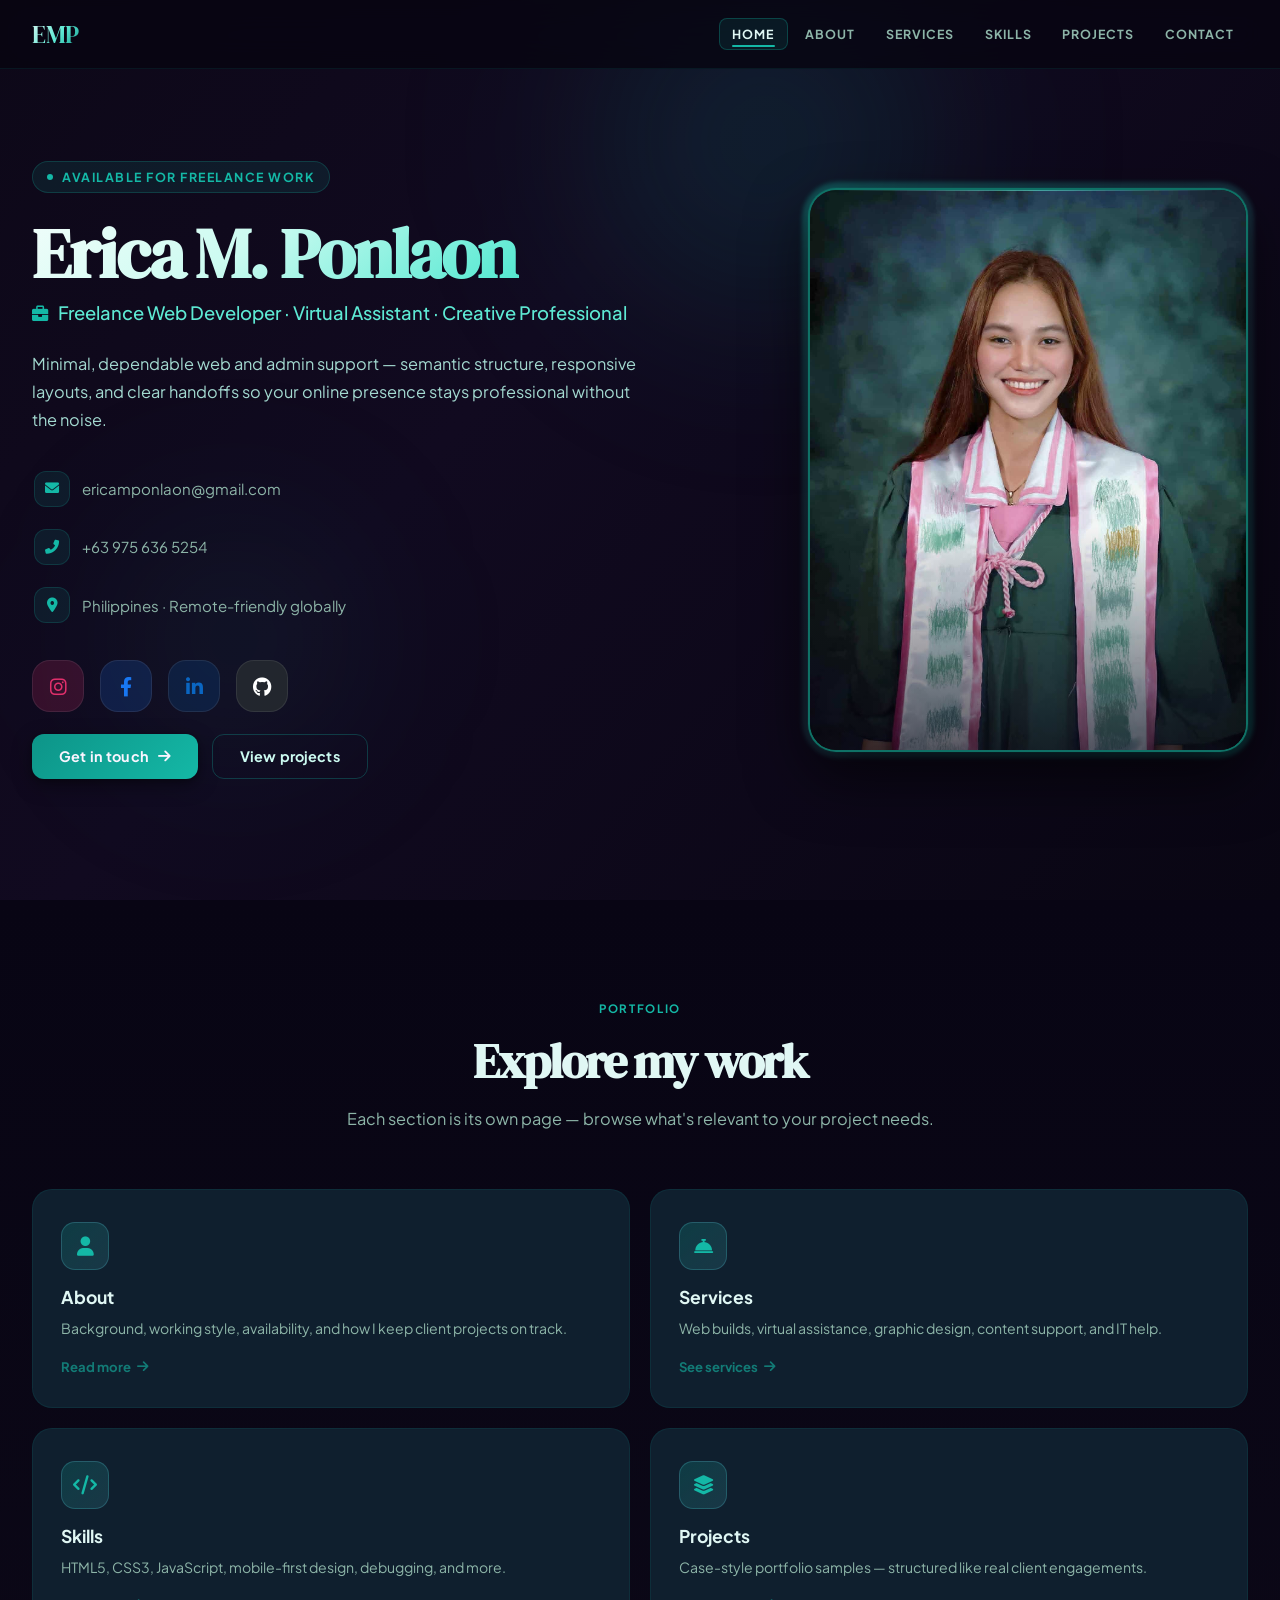
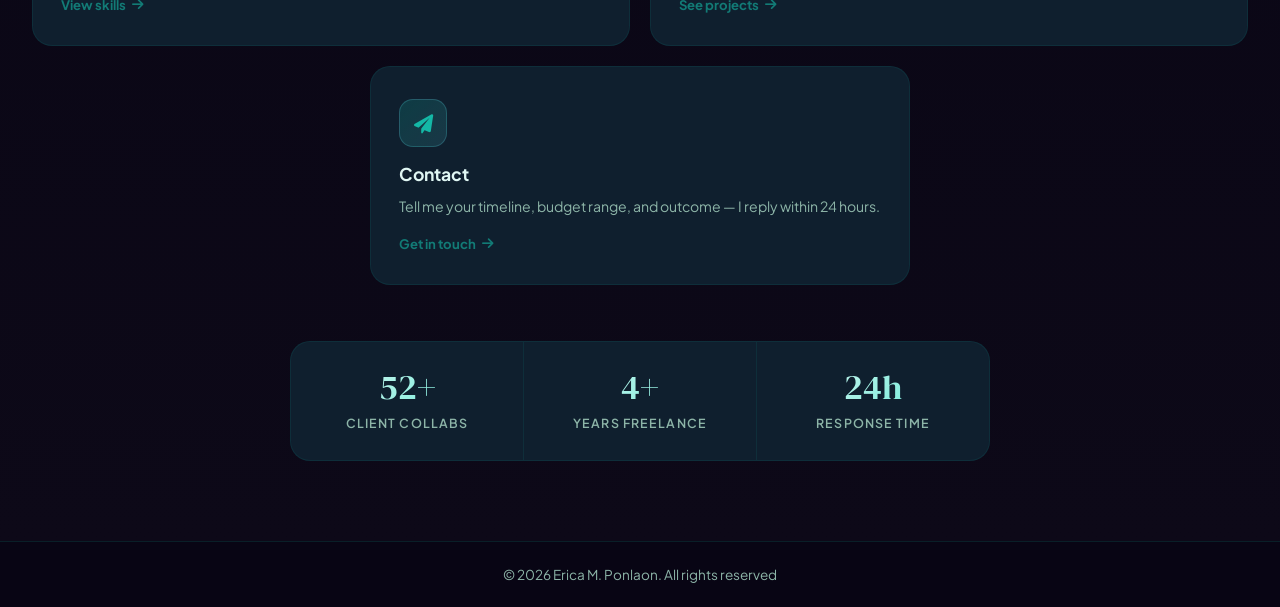
<file: index.html>
<!DOCTYPE html>
<html lang="en">
<head>
  <meta charset="UTF-8">
  <meta name="viewport" content="width=device-width, initial-scale=1.0, viewport-fit=cover">
  <title>Erica M. Ponlaon | Freelance Portfolio</title>
  <link rel="icon" href="favicon.svg" type="image/svg+xml">
  <link href="https://fonts.googleapis.com/css2?family=DM+Serif+Display:ital@0;1&family=Plus+Jakarta+Sans:ital,wght@0,300..800;1,300..800&display=swap" rel="stylesheet">
  <link rel="stylesheet" href="https://cdnjs.cloudflare.com/ajax/libs/font-awesome/6.0.0-beta3/css/all.min.css">
  <style>
    *, *::before, *::after { margin: 0; padding: 0; box-sizing: border-box; }

    :root {
      --bg:        #080514;
      --surface:   #0a1420;
      --elevated:  #0f1f2e;
      --border:    rgba(13, 148, 136, 0.13);
      --border-h:  rgba(20, 184, 166, 0.28);
      --text:      #e0f7f4;
      --muted:     #8db5a8;
      --accent:    #14b8a6;
      --accent2:   #0d9488;
      --accent3:   #67e8f9;
      --ease:      cubic-bezier(0.22, 0.61, 0.36, 1);
      --ease-spring: cubic-bezier(0.34, 1.56, 0.64, 1);
      --dur:       0.32s;
      --font-body: 'Plus Jakarta Sans', system-ui, sans-serif;
      --font-serif:'DM Serif Display', Georgia, serif;
    }

    html { scroll-behavior: smooth; }

    body {
      font-family: var(--font-body);
      color: var(--text);
      background: var(--bg);
      min-height: 100vh;
      overflow-x: hidden;
    }

    a { text-decoration: none; color: inherit; }
    img { display: block; max-width: 100%; }

    /* Noise texture overlay */
    body::before {
      content: '';
      position: fixed;
      inset: 0;
      background-image: url("data:image/svg+xml,%3Csvg viewBox='0 0 256 256' xmlns='http://www.w3.org/2000/svg'%3E%3Cfilter id='n'%3E%3CfeTurbulence type='fractalNoise' baseFrequency='0.9' numOctaves='4' stitchTiles='stitch'/%3E%3C/filter%3E%3Crect width='100%25' height='100%25' filter='url(%23n)' opacity='1'/%3E%3C/svg%3E");
      opacity: 0.028;
      pointer-events: none;
      z-index: 0;
    }

    /* ============================================================
       HEADER / NAV
    ============================================================ */
    .site-header {
      position: fixed;
      top: 0; left: 0; right: 0;
      z-index: 900;
      background: rgba(8, 5, 17, 0.82);
      backdrop-filter: blur(18px) saturate(1.4);
      -webkit-backdrop-filter: blur(18px) saturate(1.4);
      border-bottom: 1px solid var(--border);
      transition: background var(--dur) var(--ease), border-color var(--dur) var(--ease);
    }

    .nav-bar {
      max-width: 1280px;
      margin: 0 auto;
      padding: 0 32px;
      display: flex;
      align-items: center;
      justify-content: space-between;
      height: 68px;
      gap: 1.5rem;
    }

    .logo {
      font-family: var(--font-serif);
      font-size: 1.55rem;
      letter-spacing: -0.02em;
      background: linear-gradient(130deg, #e0f7f4 0%, #5eead4 55%, #0d9488 100%);
      -webkit-background-clip: text;
      background-clip: text;
      color: transparent;
      transition: opacity var(--dur) var(--ease);
      flex-shrink: 0;
    }
    .logo:hover { opacity: 0.82; }

    .nav-links {
      display: flex;
      gap: 0.2rem;
      align-items: center;
    }

    .nav-links a {
      font-size: 0.78rem;
      font-weight: 700;
      text-transform: uppercase;
      letter-spacing: 0.08em;
      color: var(--muted);
      padding: 0.45rem 0.8rem;
      border-radius: 8px;
      border: 1px solid transparent;
      transition: color var(--dur) var(--ease),
                  background var(--dur) var(--ease),
                  border-color var(--dur) var(--ease),
                  transform 0.18s var(--ease-spring);
      position: relative;
    }

    .nav-links a::after {
      content: '';
      position: absolute;
      bottom: 2px; left: 50%; right: 50%;
      height: 2px;
      background: var(--accent);
      border-radius: 2px;
      transition: left var(--dur) var(--ease), right var(--dur) var(--ease);
    }

    .nav-links a:hover { color: var(--text); }
    .nav-links a:hover::after { left: 12px; right: 12px; }
    .nav-links a.nav-active {
      color: var(--text);
      background: rgba(20, 184, 166, 0.1);
      border-color: var(--border-h);
    }
    .nav-links a.nav-active::after { left: 12px; right: 12px; }

    .nav-toggle {
      display: none;
      background: none;
      border: 1px solid var(--border);
      color: var(--text);
      width: 40px; height: 40px;
      border-radius: 10px;
      cursor: pointer;
      align-items: center;
      justify-content: center;
      font-size: 1.1rem;
      transition: border-color var(--dur) var(--ease), background var(--dur) var(--ease);
    }
    .nav-toggle:hover { border-color: var(--border-h); background: rgba(20,184,166,0.08); }

    /* ============================================================
       HERO
    ============================================================ */
    .hero-section {
      position: relative;
      min-height: 100svh;
      display: flex;
      align-items: center;
      overflow: hidden;
    }

    .hero-section::before {
      content: '';
      position: absolute;
      inset: 0;
      background: linear-gradient(130deg, #0d0818 0%, #110a20 40%, #090613 100%);
      z-index: 0;
    }

    .hero-bg-shape {
      position: absolute;
      border-radius: 50%;
      filter: blur(80px);
      pointer-events: none;
      z-index: 0;
    }
    .hero-bg-shape.s1 {
      width: 520px; height: 520px;
      top: -120px; right: 20%;
      background: radial-gradient(circle, rgba(13,148,136,0.22) 0%, transparent 70%);
    }
    .hero-bg-shape.s2 {
      width: 340px; height: 340px;
      bottom: 10%; left: 5%;
      background: radial-gradient(circle, rgba(13,148,136,0.14) 0%, transparent 70%);
    }

    .hero-inner {
      position: relative;
      z-index: 1;
      max-width: 1280px;
      margin: 0 auto;
      padding: 100px 32px 60px;
      display: grid;
      grid-template-columns: 1fr 440px;
      gap: 3rem;
      align-items: center;
      width: 100%;
    }

    .hero-eyebrow {
      display: inline-flex;
      align-items: center;
      gap: 0.55rem;
      font-size: 0.78rem;
      font-weight: 700;
      text-transform: uppercase;
      letter-spacing: 0.12em;
      color: var(--accent);
      background: rgba(20, 184, 166, 0.1);
      border: 1px solid rgba(20, 184, 166, 0.22);
      padding: 0.42rem 0.9rem;
      border-radius: 999px;
      margin-bottom: 1.5rem;
      opacity: 0;
      animation: slideUp 0.7s var(--ease) 0.1s forwards;
    }
    .hero-eyebrow .dot {
      width: 6px; height: 6px;
      border-radius: 50%;
      background: var(--accent);
      animation: pulse-dot 2s ease-in-out infinite;
    }
    @keyframes pulse-dot {
      0%,100% { opacity:1; transform:scale(1); }
      50% { opacity:0.5; transform:scale(0.7); }
    }

    .hero-name {
      font-family: var(--font-serif);
      font-size: clamp(2.6rem, 5.5vw, 4.8rem);
      line-height: 1.06;
      letter-spacing: -0.03em;
      background: linear-gradient(140deg, #f0fdfa 0%, #ccfbf1 30%, #5eead4 65%, #14b8a6 100%);
      -webkit-background-clip: text;
      background-clip: text;
      color: transparent;
      margin-bottom: 0.6rem;
      opacity: 0;
      animation: slideUp 0.8s var(--ease) 0.2s forwards;
    }

    .hero-role {
      font-size: clamp(0.95rem, 1.6vw, 1.15rem);
      font-weight: 500;
      color: #5eead4;
      margin-bottom: 1.6rem;
      opacity: 0;
      animation: slideUp 0.8s var(--ease) 0.32s forwards;
    }

    .hero-desc {
      max-width: 38rem;
      line-height: 1.72;
      color: #a3d9d0;
      font-size: 1.02rem;
      margin-bottom: 2rem;
      opacity: 0;
      animation: slideUp 0.8s var(--ease) 0.42s forwards;
    }

    .hero-contacts {
      display: flex;
      flex-direction: column;
      gap: 0.8rem;
      margin-bottom: 2rem;
      opacity: 0;
      animation: slideUp 0.8s var(--ease) 0.5s forwards;
    }
    .hero-contact-item {
      display: flex;
      align-items: center;
      gap: 0.75rem;
      font-size: 0.94rem;
      color: var(--muted);
      padding: 0.3rem 0.15rem;
    }
    .hero-contact-item .icon-box {
      width: 36px; height: 36px;
      border-radius: 12px;
      background: rgba(20, 184, 166, 0.1);
      border: 1px solid rgba(20, 184, 166, 0.18);
      display: flex;
      align-items: center;
      justify-content: center;
      color: var(--accent);
      font-size: 0.88rem;
      flex-shrink: 0;
      transition: background var(--dur) var(--ease), border-color var(--dur) var(--ease);
    }
    .hero-contact-item:hover .icon-box {
      background: rgba(20,184,166,0.24);
      border-color: rgba(94,234,212,0.45);
    }

    .hero-social-icons {
      display: flex;
      gap: 1rem;
      margin: 1.6rem 0 1.35rem;
      align-items: center;
      flex-wrap: wrap;
    }

    .social-btn {
      display: inline-flex;
      align-items: center;
      justify-content: center;
      width: 52px;
      height: 52px;
      border-radius: 18px;
      background: rgba(6, 15, 29, 0.95);
      border: 1px solid rgba(255, 255, 255, 0.08);
      color: #fff;
      transition: transform 0.24s ease, box-shadow 0.24s ease, background 0.24s ease;
    }

    .social-btn:hover {
      transform: translateY(-2px);
      box-shadow: 0 16px 30px rgba(0, 0, 0, 0.3);
    }

    .social-btn i {
      font-size: 1.2rem;
    }

    .social-btn.instagram {
      color: #E1306C;
      background: rgba(225, 48, 108, 0.18);
    }

    .social-btn.facebook {
      color: #1877F2;
      background: rgba(24, 119, 242, 0.18);
    }

    .social-btn.linkedin {
      color: #0A66C2;
      background: rgba(10, 102, 194, 0.18);
    }

    .social-btn.github {
      color: #ffffff;
      background: rgba(36, 41, 47, 0.92);
    }

    .hero-cta-row {
      display: flex;
      gap: 0.85rem;
      flex-wrap: wrap;
      opacity: 0;
      animation: slideUp 0.8s var(--ease) 0.58s forwards;
    }

    /* ============================================================
       PHOTO FRAME
    ============================================================ */
    .hero-photo-wrap {
      position: relative;
      opacity: 0;
      animation: slideRight 0.9s var(--ease) 0.25s forwards;
    }

    .photo-glow-ring {
      position: absolute;
      inset: -6px;
      border-radius: 36px;
      background: linear-gradient(145deg, rgba(20,184,166,0.35), rgba(103,232,249,0.12), rgba(13,148,136,0.3));
      z-index: 0;
      transition: opacity 0.5s var(--ease);
      filter: blur(2px);
    }
    .hero-photo-wrap:hover .photo-glow-ring {
      opacity: 0.9;
      filter: blur(4px);
    }

    .hero-photo-frame {
      position: relative;
      z-index: 1;
      border-radius: 28px;
      overflow: hidden;
      border: 2px solid rgba(20, 184, 166, 0.55);
      background: #0a1a18;
      box-shadow:
        0 24px 60px rgba(0, 0, 0, 0.6),
        0 0 0 1px rgba(20, 184, 166, 0.08),
        inset 0 1px 0 rgba(255, 255, 255, 0.06);
      transition:
        transform 0.5s var(--ease),
        box-shadow 0.5s var(--ease),
        border-color 0.4s var(--ease);
    }

    .hero-photo-wrap:hover .hero-photo-frame {
      transform: translateY(-8px);
      border-color: rgba(94, 234, 212, 0.75);
      box-shadow:
        0 40px 90px rgba(0, 0, 0, 0.65),
        0 0 40px rgba(20, 184, 166, 0.15),
        0 0 0 1px rgba(20, 184, 166, 0.12),
        inset 0 1px 0 rgba(255, 255, 255, 0.08);
    }

    .hero-photo-frame::before {
      content: '';
      position: absolute;
      top: 0; left: 0; right: 0;
      height: 1px;
      background: linear-gradient(90deg, transparent 5%, rgba(94,234,212,0.6) 50%, transparent 95%);
      z-index: 3;
      pointer-events: none;
    }

    .hero-photo-frame::after {
      content: '';
      position: absolute;
      bottom: 0; left: 0; right: 0;
      height: 40%;
      background: linear-gradient(to top, rgba(8,5,20,0.65) 0%, transparent 100%);
      z-index: 2;
      pointer-events: none;
      border-radius: 0 0 26px 26px;
    }

    .hero-photo-frame img {
      width: 100%;
      height: 560px;
      object-fit: cover;
      object-position: top center;
      display: block;
      transition: transform 0.7s var(--ease);
      border-radius: 26px;
    }

    .hero-photo-wrap:hover .hero-photo-frame img {
      transform: scale(1.03);
    }

    /* Corner accent dots */
    .photo-corner {
      position: absolute;
      width: 12px; height: 12px;
      z-index: 4;
    }
    .photo-corner::before,
    .photo-corner::after {
      content: '';
      position: absolute;
      background: var(--accent3);
      border-radius: 2px;
    }
    .photo-corner::before { width: 2px; height: 100%; }
    .photo-corner::after  { width: 100%; height: 2px; }

    .photo-corner.tl { top: 10px; left: 10px; }
    .photo-corner.tr { top: 10px; right: 10px; transform: scaleX(-1); }
    .photo-corner.bl { bottom: 10px; left: 10px; transform: scaleY(-1); }
    .photo-corner.br { bottom: 10px; right: 10px; transform: scale(-1); }

    /* Floating stat cards */
    .stat-float {
      position: absolute;
      background: rgba(10, 8, 24, 0.92);
      backdrop-filter: blur(14px);
      -webkit-backdrop-filter: blur(14px);
      border: 1px solid rgba(20, 184, 166, 0.22);
      border-radius: 18px;
      padding: 0.85rem 1.1rem;
      display: flex;
      align-items: center;
      gap: 0.75rem;
      box-shadow: 0 12px 40px rgba(0,0,0,0.55);
      white-space: nowrap;
      animation: floatCard 0.8s var(--ease-spring) forwards;
      opacity: 0;
      z-index: 5;
    }
    .stat-float.sf1 { top: 28px; left: -28px; animation-delay: 0.7s; }
    .stat-float.sf2 { bottom: 68px; left: -28px; animation-delay: 0.88s; }

    .stat-float-icon {
      width: 42px; height: 42px;
      border-radius: 14px;
      background: linear-gradient(135deg, rgba(13,148,136,0.35), rgba(103,232,249,0.15));
      border: 1px solid rgba(103,232,249,0.25);
      display: flex; align-items: center; justify-content: center;
      color: var(--accent3);
      font-size: 1.1rem;
    }
    .stat-num {
      font-size: 1.5rem;
      font-weight: 800;
      color: var(--text);
      line-height: 1;
    }
    .stat-label {
      font-size: 0.74rem;
      color: var(--muted);
      font-weight: 600;
      text-transform: uppercase;
      letter-spacing: 0.07em;
    }

    @keyframes floatCard {
      from { opacity:0; transform: translateX(-18px) scale(0.92); }
      to   { opacity:1; transform: translateX(0)     scale(1); }
    }

    /* ============================================================
       EXPLORE SECTION
    ============================================================ */
    .explore-section {
      position: relative;
      z-index: 1;
      padding: 6rem 0 5rem;
      background: linear-gradient(180deg, var(--bg) 0%, #0d0918 100%);
    }

    .container {
      max-width: 1280px;
      margin: 0 auto;
      padding: 0 32px;
    }

    .section-head {
      text-align: center;
      margin-bottom: 3.5rem;
    }

    .section-label {
      display: inline-block;
      font-size: 0.72rem;
      font-weight: 700;
      text-transform: uppercase;
      letter-spacing: 0.14em;
      color: var(--accent);
      margin-bottom: 0.75rem;
    }

    .section-title {
      font-family: var(--font-serif);
      font-size: clamp(2rem, 4vw, 3rem);
      letter-spacing: -0.04em;
      color: var(--text);
      margin-bottom: 0.75rem;
    }

    .section-sub {
      font-size: 1.02rem;
      color: var(--muted);
      line-height: 1.65;
      max-width: 38rem;
      margin: 0 auto;
    }

    /* ============================================================
       NAV CARDS
    ============================================================ */
    .nav-cards {
      display: grid;
      grid-template-columns: repeat(2, 1fr);
      gap: 1.25rem;
    }

    .nav-card {
      background: var(--elevated);
      border: 1px solid var(--border);
      border-radius: 20px;
      padding: 2rem 1.75rem;
      display: flex;
      flex-direction: column;
      gap: 0.6rem;
      transition:
        background var(--dur) var(--ease),
        border-color var(--dur) var(--ease),
        transform var(--dur) var(--ease-spring),
        box-shadow var(--dur) var(--ease);
      cursor: pointer;
      position: relative;
      overflow: hidden;
    }

    .nav-card::before {
      content: '';
      position: absolute;
      top: -1px; left: 0; right: 0;
      height: 2px;
      background: linear-gradient(90deg, transparent, var(--accent), transparent);
      opacity: 0;
      transition: opacity var(--dur) var(--ease);
    }

    .nav-card:hover {
      background: #0f2b27;
      border-color: var(--border-h);
      transform: translateY(-5px);
      box-shadow: 0 16px 48px rgba(0,0,0,0.4), 0 4px 12px rgba(0,0,0,0.25);
    }
    .nav-card:hover::before { opacity: 1; }

    .nav-card-icon {
      width: 48px; height: 48px;
      border-radius: 14px;
      background: linear-gradient(135deg, rgba(13,148,136,0.25), rgba(103,232,249,0.12));
      border: 1px solid rgba(103,232,249,0.2);
      display: flex; align-items: center; justify-content: center;
      font-size: 1.2rem;
      color: var(--accent);
      margin-bottom: 0.4rem;
      transition: background var(--dur) var(--ease), transform 0.2s var(--ease-spring);
    }
    .nav-card:hover .nav-card-icon {
      background: linear-gradient(135deg, rgba(13,148,136,0.4), rgba(103,232,249,0.2));
      transform: scale(1.08) rotate(-3deg);
    }

    .nav-card h3 { font-size: 1.1rem; font-weight: 700; color: var(--text); }
    .nav-card p  { font-size: 0.88rem; color: var(--muted); line-height: 1.6; }

    .nav-card-arrow {
      margin-top: auto;
      padding-top: 0.5rem;
      color: var(--accent);
      font-size: 0.82rem;
      font-weight: 700;
      display: flex;
      align-items: center;
      gap: 0.4rem;
      opacity: 0.6;
      transition: opacity var(--dur) var(--ease), gap 0.2s var(--ease-spring);
    }
    .nav-card:hover .nav-card-arrow { opacity: 1; gap: 0.65rem; }

    .nav-card.full-width {
      grid-column: 1 / -1;
      max-width: 540px;
      justify-self: center;
      width: 100%;
    }

    /* ============================================================
       STATS ROW
    ============================================================ */
    .stats-row {
      display: flex;
      justify-content: center;
      gap: 0;
      flex-wrap: wrap;
      margin: 3.5rem auto 0;
      max-width: 700px;
      border: 1px solid var(--border);
      border-radius: 20px;
      overflow: hidden;
      background: var(--elevated);
    }

    .stat-item {
      flex: 1;
      min-width: 140px;
      padding: 1.75rem 1.5rem;
      text-align: center;
      border-right: 1px solid var(--border);
      transition: background var(--dur) var(--ease);
    }
    .stat-item:last-child { border-right: none; }
    .stat-item:hover { background: rgba(20,184,166,0.07); }

    .stat-value {
      font-family: var(--font-serif);
      font-size: 2.2rem;
      background: linear-gradient(130deg, #e0f7f4, #5eead4);
      -webkit-background-clip: text;
      background-clip: text;
      color: transparent;
      display: block;
      line-height: 1;
      margin-bottom: 0.35rem;
    }
    .stat-desc {
      font-size: 0.78rem;
      font-weight: 600;
      color: var(--muted);
      text-transform: uppercase;
      letter-spacing: 0.09em;
    }

    /* ============================================================
       BUTTONS
    ============================================================ */
    .btn {
      display: inline-flex;
      align-items: center;
      gap: 0.55rem;
      padding: 0.78rem 1.7rem;
      border-radius: 12px;
      font-size: 0.9rem;
      font-weight: 700;
      cursor: pointer;
      border: none;
      background: linear-gradient(135deg, #0d9488, #14b8a6);
      color: #faf5ff;
      box-shadow: 0 6px 20px rgba(0,0,0,0.4), 0 2px 6px rgba(0,0,0,0.25);
      transition:
        filter var(--dur) var(--ease),
        transform 0.2s var(--ease-spring),
        box-shadow var(--dur) var(--ease);
      text-decoration: none;
      letter-spacing: 0.01em;
      position: relative;
      overflow: hidden;
    }
    .btn::before {
      content: '';
      position: absolute;
      inset: 0;
      background: linear-gradient(135deg, rgba(255,255,255,0.12), transparent 60%);
      opacity: 0;
      transition: opacity var(--dur) var(--ease);
    }
    .btn:hover {
      filter: brightness(1.1);
      transform: translateY(-3px);
      box-shadow: 0 12px 32px rgba(0,0,0,0.45), 0 4px 12px rgba(0,0,0,0.3);
    }
    .btn:hover::before { opacity: 1; }
    .btn:active { transform: translateY(-1px); }

    .btn-ghost {
      background: transparent;
      border: 1px solid var(--border-h);
      color: #ccfbf1;
      box-shadow: none;
    }
    .btn-ghost:hover {
      background: rgba(20,184,166,0.1);
      border-color: rgba(94,234,212,0.45);
      box-shadow: none;
      filter: none;
    }

    /* ============================================================
       BACK TO TOP
    ============================================================ */
    .back-to-top {
      position: fixed;
      bottom: 28px; right: 28px;
      width: 46px; height: 46px;
      border-radius: 14px;
      background: var(--elevated);
      border: 1px solid var(--border);
      color: var(--accent);
      display: flex; align-items: center; justify-content: center;
      font-size: 1rem;
      cursor: pointer;
      opacity: 0;
      visibility: hidden;
      transform: translateY(8px);
      transition: opacity var(--dur) var(--ease),
                  visibility var(--dur) var(--ease),
                  transform var(--dur) var(--ease),
                  background var(--dur) var(--ease),
                  border-color var(--dur) var(--ease);
      z-index: 500;
    }
    .back-to-top.show { opacity: 1; visibility: visible; transform: translateY(0); }
    .back-to-top:hover {
      background: rgba(20,184,166,0.15);
      border-color: var(--border-h);
      transform: translateY(-2px);
    }

    /* ============================================================
       FOOTER
    ============================================================ */
    .site-footer {
      border-top: 1px solid rgba(13, 148, 136, 0.18);
      padding: 1.5rem 2rem;
      background: var(--bg);
      text-align: center;
    }

    .footer-copy {
      font-size: 0.85rem;
      color: var(--muted);
      margin: 0;
    }

    /* ============================================================
       ANIMATIONS
    ============================================================ */
    @keyframes slideUp {
      from { opacity:0; transform: translateY(24px); }
      to   { opacity:1; transform: translateY(0); }
    }
    @keyframes slideRight {
      from { opacity:0; transform: translateX(32px); }
      to   { opacity:1; transform: translateX(0); }
    }

    .reveal {
      opacity: 0;
      transform: translateY(28px);
      transition: opacity 0.65s var(--ease), transform 0.65s var(--ease);
    }
    .reveal.visible { opacity: 1; transform: translateY(0); }

    .stagger-children > * {
      opacity: 0;
      transform: translateY(20px);
      transition: opacity 0.55s var(--ease), transform 0.55s var(--ease);
    }
    .stagger-children.visible > *:nth-child(1) { opacity:1; transform:none; transition-delay:0s; }
    .stagger-children.visible > *:nth-child(2) { opacity:1; transform:none; transition-delay:0.08s; }
    .stagger-children.visible > *:nth-child(3) { opacity:1; transform:none; transition-delay:0.16s; }
    .stagger-children.visible > *:nth-child(4) { opacity:1; transform:none; transition-delay:0.24s; }
    .stagger-children.visible > *:nth-child(5) { opacity:1; transform:none; transition-delay:0.32s; }

    /* ============================================================
       RESPONSIVE
    ============================================================ */
    @media (max-width: 900px) {
      .hero-inner {
        grid-template-columns: 1fr;
        padding-top: 110px;
        gap: 2.5rem;
      }
      .hero-photo-wrap { order: -1; max-width: 360px; margin: 0 auto; }
      .hero-photo-frame img { height: 400px; }
      .stat-float.sf1 { top: 16px; left: -20px; }
      .stat-float.sf2 { bottom: 52px; left: -20px; }
      .hero-name { font-size: clamp(2.4rem, 8vw, 3.5rem); }
    }

    @media (max-width: 640px) {
      .nav-bar { padding: 0 20px; }
      .container { padding: 0 20px; }
      .nav-links { display: none; flex-direction: column; }
      .nav-links.show {
        display: flex;
        position: fixed;
        top: 68px; left: 0; right: 0;
        background: rgba(10,7,18,0.97);
        backdrop-filter: blur(18px);
        padding: 1.5rem 1.25rem;
        border-bottom: 1px solid var(--border);
        gap: 0.35rem;
        z-index: 800;
      }
      .nav-links a { padding: 0.75rem 1rem; }
      .nav-toggle { display: flex; }
      .hero-inner { padding: 100px 20px 50px; }
      .hero-photo-frame img { height: 320px; }
      .stat-float { display: none; }
      .stats-row { flex-direction: column; }
      .stat-item { border-right: none; border-bottom: 1px solid var(--border); }
      .stat-item:last-child { border-bottom: none; }
      .nav-cards { grid-template-columns: 1fr; }
      .nav-card.full-width { grid-column: 1; }
    }
  </style>
</head>
<body>

<!-- ===== HEADER ===== -->
<header class="site-header">
  <div class="nav-bar">
    <a href="index.html" class="logo">EMP</a>
    <nav class="nav-links" id="navLinks" aria-label="Main navigation">
      <a href="index.html" class="nav-active" aria-current="page">Home</a>
      <a href="about.html">About</a>
      <a href="services.html">Services</a>
      <a href="skills.html">Skills</a>
      <a href="projects.html">Projects</a>
      <a href="contact.html">Contact</a>
    </nav>
    <button type="button" class="nav-toggle" id="navToggle" aria-label="Toggle menu">
      <i class="fas fa-bars"></i>
    </button>
  </div>
</header>

<!-- ===== HERO ===== -->
<section class="hero-section" id="home">
  <div class="hero-bg-shape s1"></div>
  <div class="hero-bg-shape s2"></div>

  <div class="hero-inner">
    <!-- Left: text -->
    <div class="hero-text">
      <div class="hero-eyebrow">
        <span class="dot"></span>
        Available for freelance work
      </div>

      <h1 class="hero-name">Erica M. Ponlaon</h1>

      <p class="hero-role">
        <i class="fas fa-briefcase" style="color: var(--accent); margin-right:0.4rem; font-size:0.9em;"></i>
        Freelance Web Developer &middot; Virtual Assistant &middot; Creative Professional
      </p>

      <p class="hero-desc">
        Minimal, dependable web and admin support — semantic structure, responsive layouts, and clear handoffs so your online presence stays professional without the noise.
      </p>

      <div class="hero-contacts">
        <div class="hero-contact-item">
          <span class="icon-box"><i class="fas fa-envelope"></i></span>
          <span>ericamponlaon@gmail.com</span>
        </div>
        <div class="hero-contact-item">
          <span class="icon-box"><i class="fas fa-phone-alt"></i></span>
          <span>+63 975 636 5254</span>
        </div>
        <div class="hero-contact-item">
          <span class="icon-box"><i class="fas fa-map-marker-alt"></i></span>
          <span>Philippines &middot; Remote-friendly globally</span>
        </div>
      </div>
      <div class="hero-social-icons">
        <a class="social-btn instagram" href="https://www.instagram.com/ot_kikay/" target="_blank" rel="noopener noreferrer" aria-label="Instagram">
          <i class="fab fa-instagram"></i>
        </a>
        <a class="social-btn facebook" href="https://www.facebook.com/dimple.madelo.9/" target="_blank" rel="noopener noreferrer" aria-label="Facebook">
          <i class="fab fa-facebook-f"></i>
        </a>
        <a class="social-btn linkedin" href="https://www.linkedin.com/in/erica-ponlaon-6b321140b/" target="_blank" rel="noopener noreferrer" aria-label="LinkedIn">
          <i class="fab fa-linkedin-in"></i>
        </a>
        <a class="social-btn github" href="https://github.com/emponlaon-rgb" target="_blank" rel="noopener noreferrer" aria-label="GitHub">
          <i class="fab fa-github"></i>
        </a>
      </div>

      <div class="hero-cta-row">
        <a href="contact.html" class="btn">
          Get in touch <i class="fas fa-arrow-right"></i>
        </a>
        <a href="projects.html" class="btn btn-ghost">
          View projects
        </a>
      </div>
    </div>

    <!-- Right: photo -->
    <div class="hero-photo-wrap">
      <div class="photo-glow-ring"></div>

      <div class="hero-photo-frame">
        <img
          src="profile.png"
          alt="Erica M. Ponlaon — Freelance Web Developer"
          onerror="this.src='https://placehold.co/440x560/0a1a18/5eead4?text=EMP'"
          width="440" height="560"
        >
      </div>
    </div>
  </div>
</section>

<!-- ===== EXPLORE ===== -->
<section class="explore-section" id="explore">
  <div class="container">
    <div class="section-head reveal">
      <span class="section-label">Portfolio</span>
      <h2 class="section-title">Explore my work</h2>
      <p class="section-sub">Each section is its own page — browse what's relevant to your project needs.</p>
    </div>

    <div class="nav-cards stagger-children">
      <a href="about.html" class="nav-card">
        <div class="nav-card-icon"><i class="fas fa-user"></i></div>
        <h3>About</h3>
        <p>Background, working style, availability, and how I keep client projects on track.</p>
        <span class="nav-card-arrow">Read more <i class="fas fa-arrow-right"></i></span>
      </a>

      <a href="services.html" class="nav-card">
        <div class="nav-card-icon"><i class="fas fa-concierge-bell"></i></div>
        <h3>Services</h3>
        <p>Web builds, virtual assistance, graphic design, content support, and IT help.</p>
        <span class="nav-card-arrow">See services <i class="fas fa-arrow-right"></i></span>
      </a>

      <a href="skills.html" class="nav-card">
        <div class="nav-card-icon"><i class="fas fa-code"></i></div>
        <h3>Skills</h3>
        <p>HTML5, CSS3, JavaScript, mobile-first design, debugging, and more.</p>
        <span class="nav-card-arrow">View skills <i class="fas fa-arrow-right"></i></span>
      </a>

      <a href="projects.html" class="nav-card">
        <div class="nav-card-icon"><i class="fas fa-layer-group"></i></div>
        <h3>Projects</h3>
        <p>Case-style portfolio samples — structured like real client engagements.</p>
        <span class="nav-card-arrow">See projects <i class="fas fa-arrow-right"></i></span>
      </a>

      <a href="contact.html" class="nav-card full-width">
        <div class="nav-card-icon"><i class="fas fa-paper-plane"></i></div>
        <h3>Contact</h3>
        <p>Tell me your timeline, budget range, and outcome — I reply within 24 hours.</p>
        <span class="nav-card-arrow">Get in touch <i class="fas fa-arrow-right"></i></span>
      </a>
    </div>

    <!-- Stats bar -->
    <div class="stats-row reveal">
      <div class="stat-item">
        <span class="stat-value">52+</span>
        <span class="stat-desc">Client collabs</span>
      </div>
      <div class="stat-item">
        <span class="stat-value">4+</span>
        <span class="stat-desc">Years freelance</span>
      </div>
      <div class="stat-item">
        <span class="stat-value">24h</span>
        <span class="stat-desc">Response time</span>
      </div>
    </div>
  </div>
</section>

<!-- ===== BACK TO TOP ===== -->
<button type="button" id="backToTop" class="back-to-top" aria-label="Back to top">
  <i class="fas fa-arrow-up"></i>
</button>

<!-- ===== FOOTER ===== -->
<footer class="site-footer">
  <p class="footer-copy">© 2026 Erica M. Ponlaon. All rights reserved</p>
</footer>

<script>
  // Mobile nav toggle
  const toggle = document.getElementById('navToggle');
  const navLinks = document.getElementById('navLinks');
  if (toggle && navLinks) {
    toggle.addEventListener('click', () => {
      const isOpen = navLinks.classList.toggle('show');
      toggle.setAttribute('aria-expanded', isOpen);
      toggle.innerHTML = isOpen
        ? '<i class="fas fa-times"></i>'
        : '<i class="fas fa-bars"></i>';
    });
    document.querySelectorAll('.nav-links a').forEach(a => {
      a.addEventListener('click', () => {
        navLinks.classList.remove('show');
        toggle.setAttribute('aria-expanded', false);
        toggle.innerHTML = '<i class="fas fa-bars"></i>';
      });
    });
  }

  // Back to top
  const backBtn = document.getElementById('backToTop');
  if (backBtn) {
    window.addEventListener('scroll', () => {
      backBtn.classList.toggle('show', window.scrollY > 400);
    }, { passive: true });
    backBtn.addEventListener('click', () => window.scrollTo({ top: 0, behavior: 'smooth' }));
  }

  // Scroll reveal
  const observer = new IntersectionObserver((entries) => {
    entries.forEach(entry => {
      if (entry.isIntersecting) {
        entry.target.classList.add('visible');
        observer.unobserve(entry.target);
      }
    });
  }, { threshold: 0.12 });

  document.querySelectorAll('.reveal, .stagger-children').forEach(el => observer.observe(el));

  // Header scroll effect
  const header = document.querySelector('.site-header');
  window.addEventListener('scroll', () => {
    header.style.background = window.scrollY > 20
      ? 'rgba(8, 5, 17, 0.96)'
      : 'rgba(8, 5, 17, 0.82)';
  }, { passive: true });
</script>
</body>
</html>
</file>
